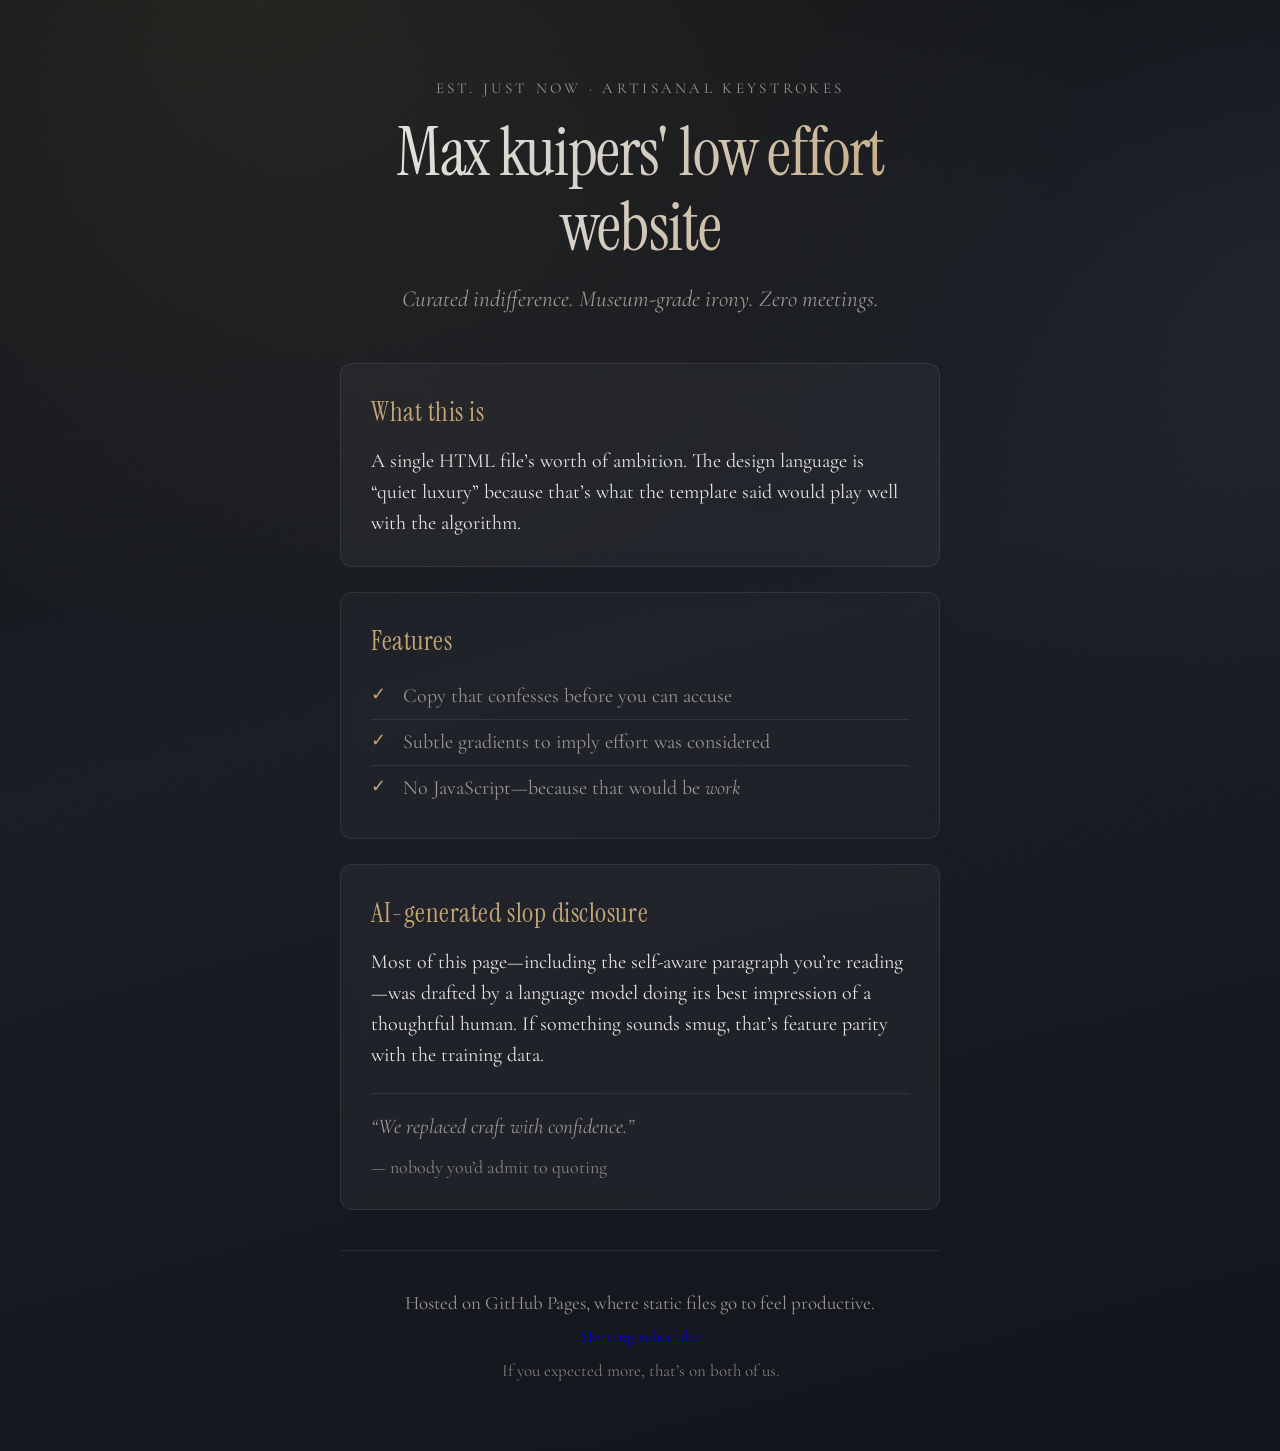
<file: index.html>
<!DOCTYPE html>
<html lang="en">
<head>
  <meta charset="utf-8">
  <meta name="viewport" content="width=device-width, initial-scale=1">
  <title>Max kuipers' low effort website</title>
  <link rel="preconnect" href="https://fonts.googleapis.com">
  <link rel="preconnect" href="https://fonts.gstatic.com" crossorigin>
  <link href="https://fonts.googleapis.com/css2?family=Cormorant+Garamond:ital,wght@0,400;0,600;1,400&family=Instrument+Serif:ital@0;1&display=swap" rel="stylesheet">
  <link rel="stylesheet" href="styles.css">
</head>
<body>
  <div class="noise" aria-hidden="true"></div>
  <main class="wrap">
    <header class="hero">
      <p class="eyebrow">Est. just now · Artisanal keystrokes</p>
      <h1>Max kuipers' low effort website</h1>
      <p class="tagline">Curated indifference. Museum-grade irony. Zero meetings.</p>
    </header>

    <section class="card">
      <h2>What this is</h2>
      <p>
        A single HTML file’s worth of ambition. The design language is “quiet luxury”
        because that’s what the template said would play well with the algorithm.
      </p>
    </section>

    <section class="card card-muted">
      <h2>Features</h2>
      <ul class="features">
        <li><span class="check">✓</span> Copy that confesses before you can accuse</li>
        <li><span class="check">✓</span> Subtle gradients to imply effort was considered</li>
        <li><span class="check">✓</span> No JavaScript—because that would be <em>work</em></li>
      </ul>
    </section>

    <section class="card">
      <h2>AI-generated slop disclosure</h2>
      <p>
        Most of this page—including the self-aware paragraph you’re reading—was
        drafted by a language model doing its best impression of a thoughtful human.
        If something sounds smug, that’s feature parity with the training data.
      </p>
      <blockquote>
        “We replaced craft with confidence.”
        <cite>— nobody you’d admit to quoting</cite>
      </blockquote>
    </section>

    <footer class="foot">
      <p>Hosted on GitHub Pages, where static files go to feel productive.</p>
      <p class="small"><a href="https://scheduler.maxkuipers.com/">Meeting scheduler</a></p>
      <p class="small">If you expected more, that’s on both of us.</p>
    </footer>
  </main>
</body>
</html>
</file>
<file: styles.css>
:root {
  --bg0: #0f1114;
  --bg1: #1a1d24;
  --ink: #e8e6e3;
  --muted: #9a9590;
  --accent: #c4a574;
  --card: rgba(255, 255, 255, 0.04);
  --border: rgba(255, 255, 255, 0.08);
  --font-display: "Instrument Serif", Georgia, serif;
  --font-body: "Cormorant Garamond", "Times New Roman", serif;
}

*,
*::before,
*::after {
  box-sizing: border-box;
}

html {
  font-size: clamp(17px, 2.2vw, 20px);
}

body {
  margin: 0;
  min-height: 100vh;
  color: var(--ink);
  font-family: var(--font-body);
  font-weight: 400;
  line-height: 1.55;
  background:
    radial-gradient(120% 80% at 20% 0%, rgba(196, 165, 116, 0.12), transparent 55%),
    radial-gradient(90% 60% at 100% 20%, rgba(120, 140, 180, 0.08), transparent 50%),
    linear-gradient(165deg, var(--bg0), var(--bg1) 45%, #12151c);
}

.noise {
  pointer-events: none;
  position: fixed;
  inset: 0;
  opacity: 0.04;
  background-image: url("data:image/svg+xml,%3Csvg viewBox='0 0 256 256' xmlns='http://www.w3.org/2000/svg'%3E%3Cfilter id='n'%3E%3CfeTurbulence type='fractalNoise' baseFrequency='0.9' numOctaves='4' stitchTiles='stitch'/%3E%3C/filter%3E%3Crect width='100%25' height='100%25' filter='url(%23n)'/%3E%3C/svg%3E");
  mix-blend-mode: overlay;
}

.wrap {
  position: relative;
  max-width: 34rem;
  margin: 0 auto;
  padding: clamp(2rem, 6vw, 4rem) clamp(1.25rem, 5vw, 2rem) 3rem;
}

.hero {
  margin-bottom: 2.25rem;
  text-align: center;
}

.eyebrow {
  margin: 0 0 0.75rem;
  font-size: 0.75rem;
  letter-spacing: 0.22em;
  text-transform: uppercase;
  color: var(--muted);
}

h1 {
  margin: 0 0 0.85rem;
  font-family: var(--font-display);
  font-size: clamp(2.35rem, 7vw, 3.35rem);
  font-weight: 400;
  line-height: 1.12;
  letter-spacing: -0.02em;
  background: linear-gradient(120deg, var(--ink) 0%, #d4cfc7 45%, var(--accent) 95%);
  -webkit-background-clip: text;
  background-clip: text;
  color: transparent;
}

.tagline {
  margin: 0;
  font-size: 1.15rem;
  font-style: italic;
  color: var(--muted);
}

h2 {
  margin: 0 0 0.65rem;
  font-family: var(--font-display);
  font-size: 1.35rem;
  font-weight: 400;
  color: var(--accent);
  letter-spacing: 0.02em;
}

.card {
  margin-bottom: 1.25rem;
  padding: 1.35rem 1.5rem;
  background: var(--card);
  border: 1px solid var(--border);
  border-radius: 12px;
  backdrop-filter: blur(8px);
}

.card-muted {
  background: rgba(255, 255, 255, 0.025);
}

.card p {
  margin: 0;
}

.card p + p {
  margin-top: 0.75rem;
}

.features {
  margin: 0;
  padding-left: 0;
  list-style: none;
}

.features li {
  position: relative;
  padding: 0.35rem 0 0.35rem 1.6rem;
  color: var(--muted);
}

.features li + li {
  border-top: 1px solid var(--border);
}

.check {
  position: absolute;
  left: 0;
  color: var(--accent);
  font-size: 0.9em;
}

blockquote {
  margin: 1.1rem 0 0;
  padding: 0.85rem 0 0;
  border-top: 1px solid var(--border);
  font-size: 1.05rem;
  font-style: italic;
  color: var(--muted);
}

cite {
  display: block;
  margin-top: 0.5rem;
  font-size: 0.9rem;
  font-style: normal;
  color: var(--muted);
  opacity: 0.85;
}

.foot {
  margin-top: 2rem;
  padding-top: 1.5rem;
  border-top: 1px solid var(--border);
  text-align: center;
  color: var(--muted);
  font-size: 0.95rem;
}

.foot p {
  margin: 0.35rem 0;
}

.small {
  font-size: 0.85rem;
  opacity: 0.8;
}
</file>
